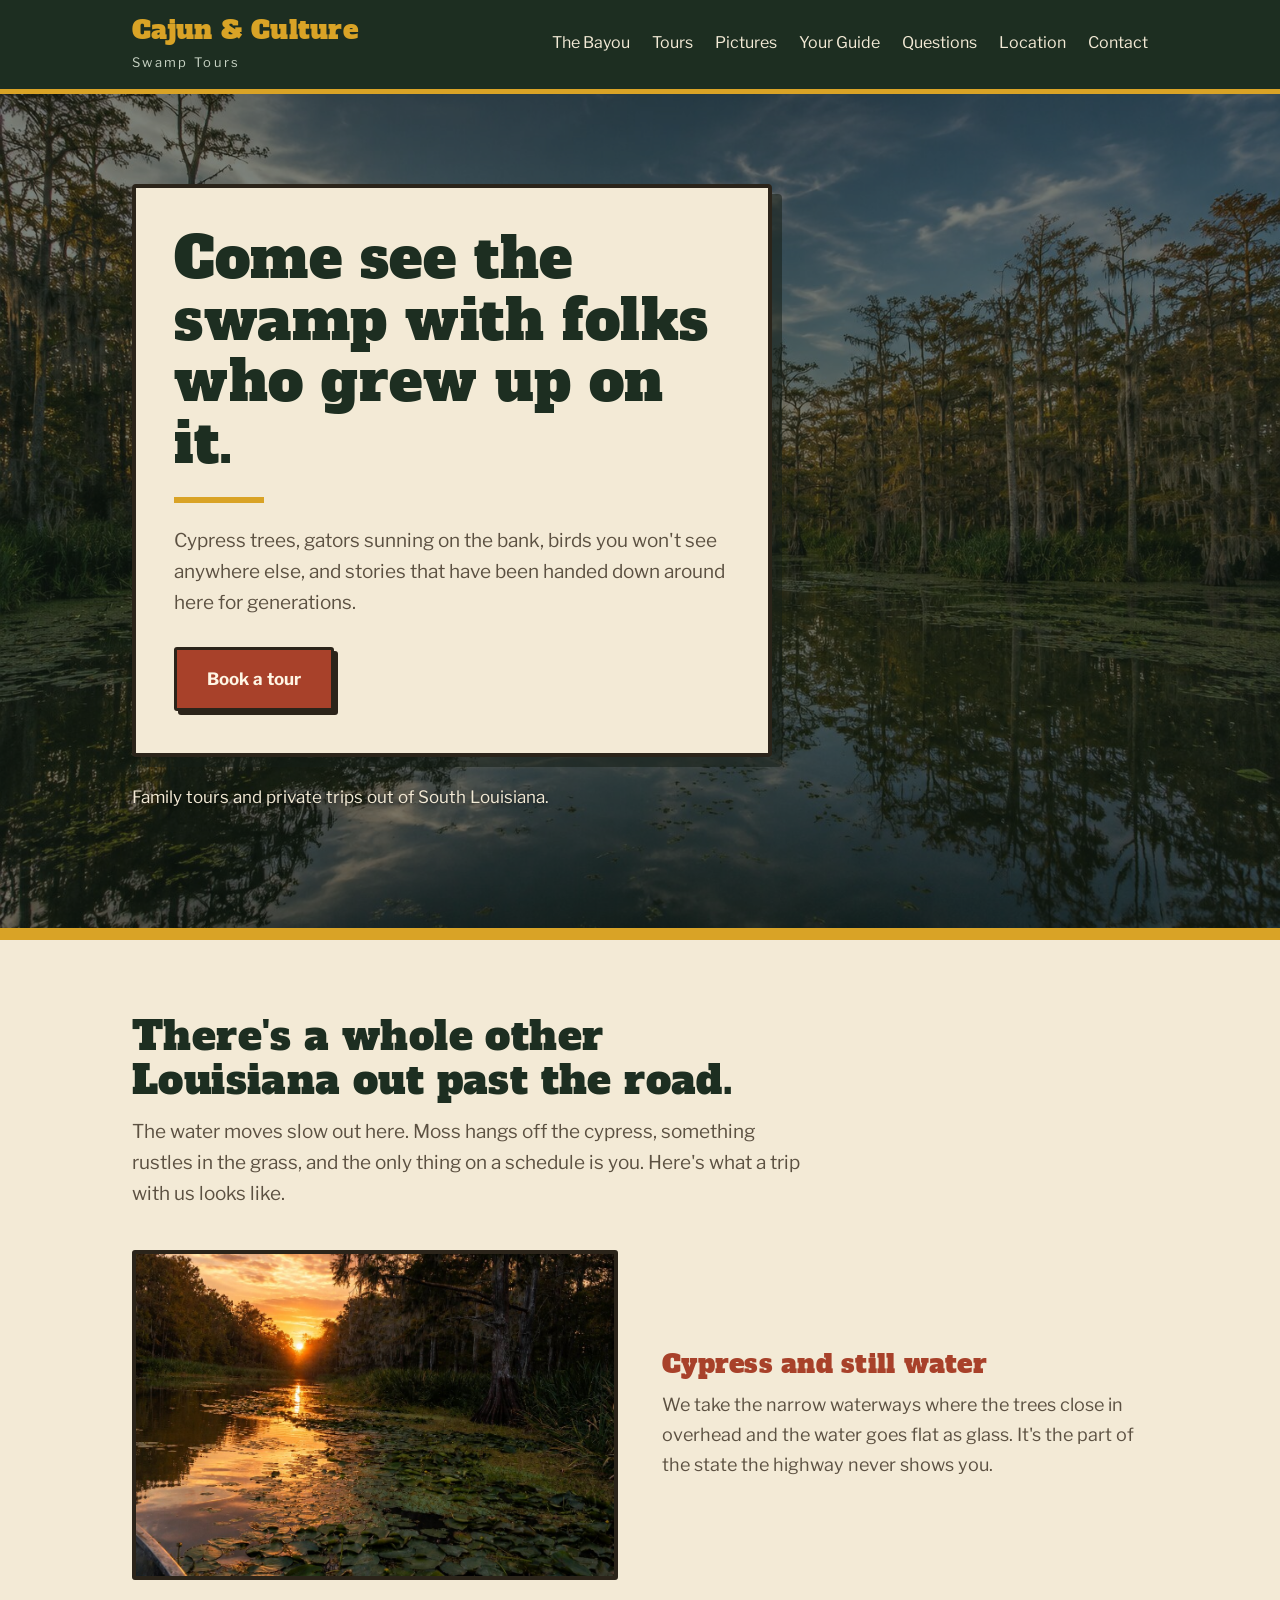
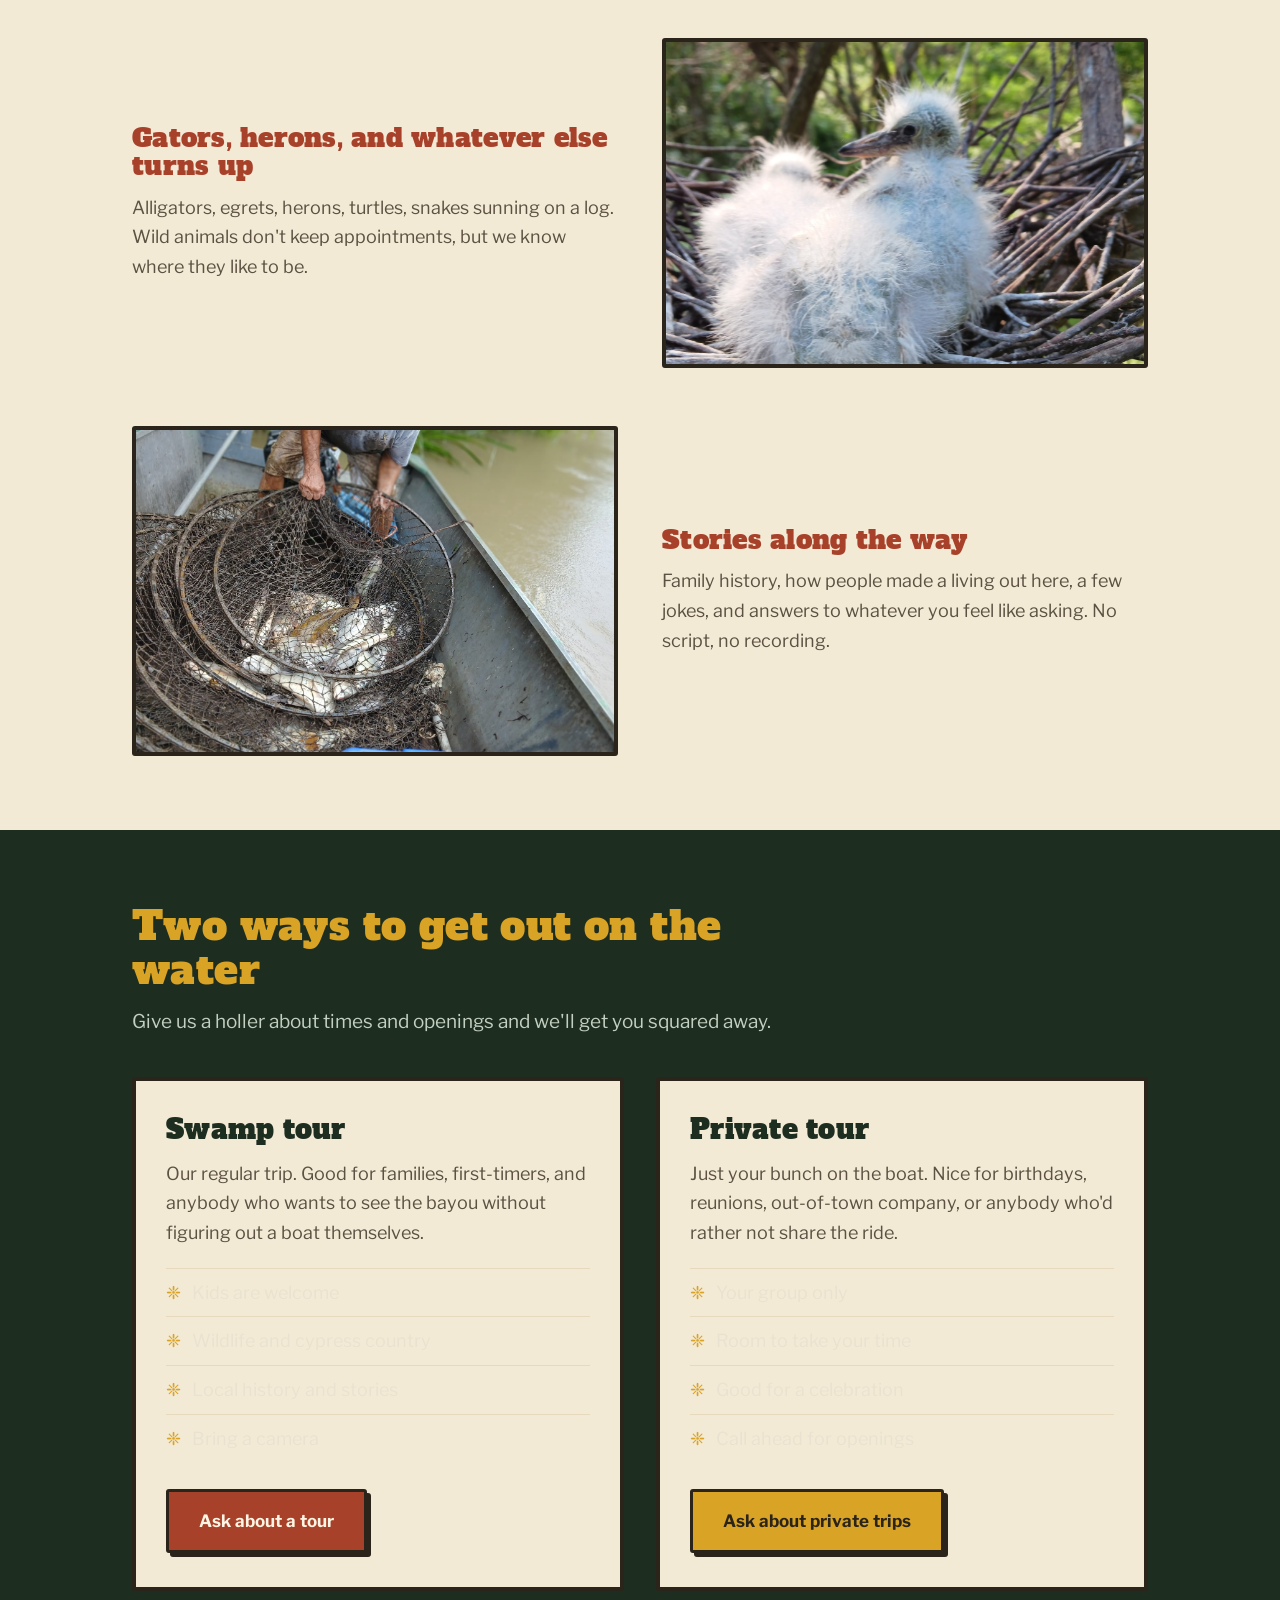
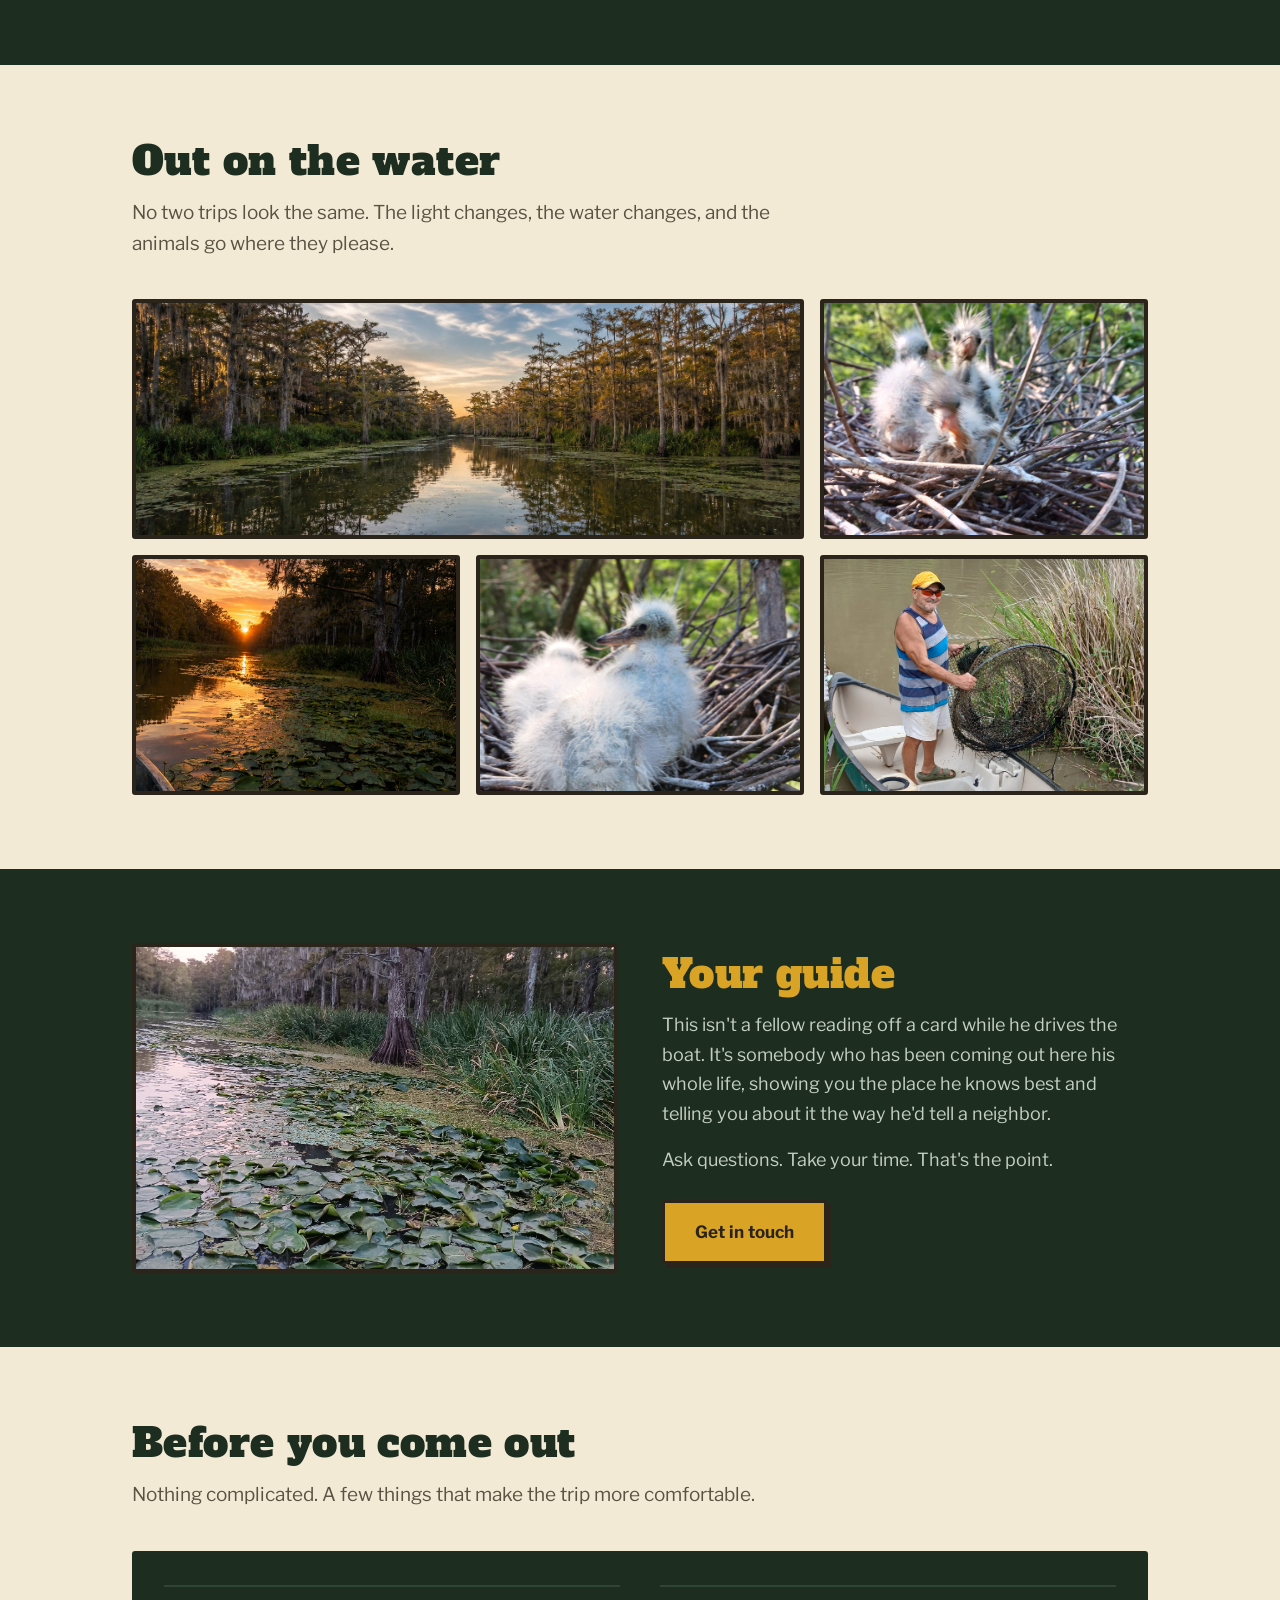
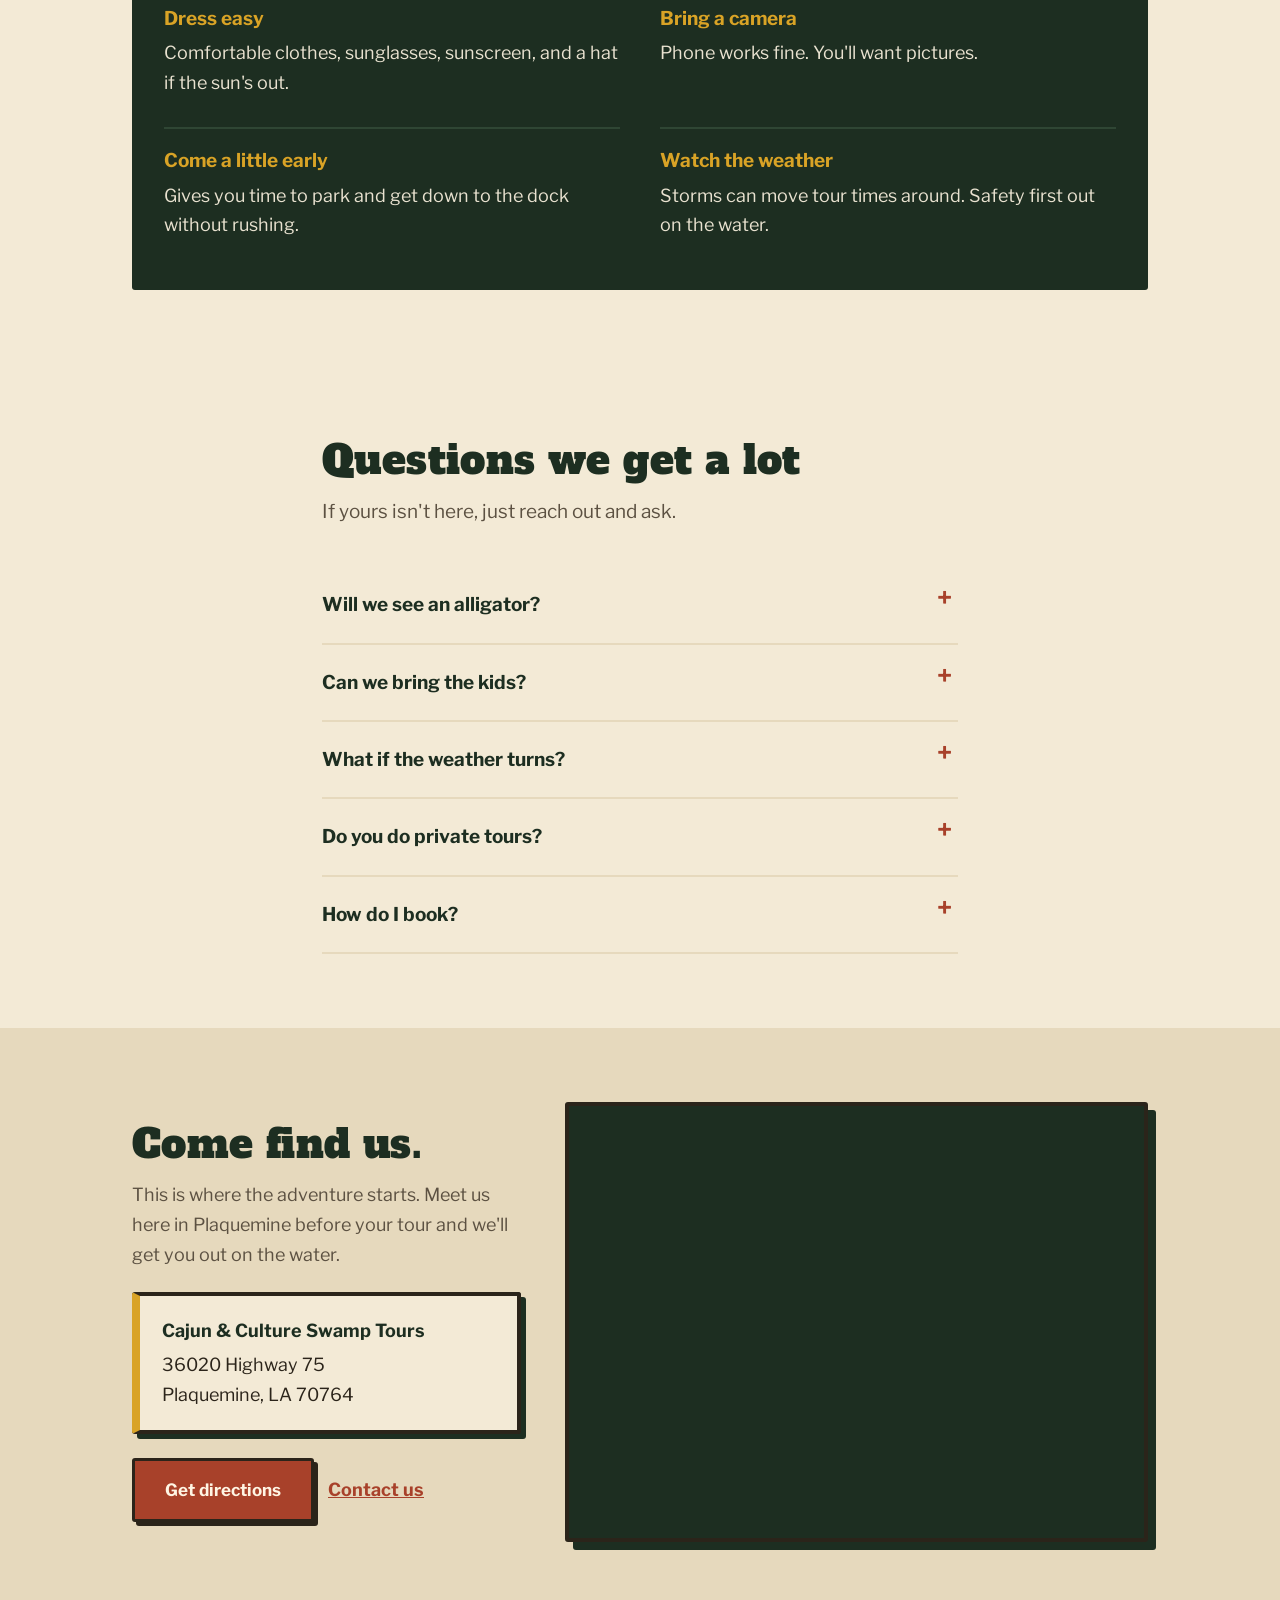
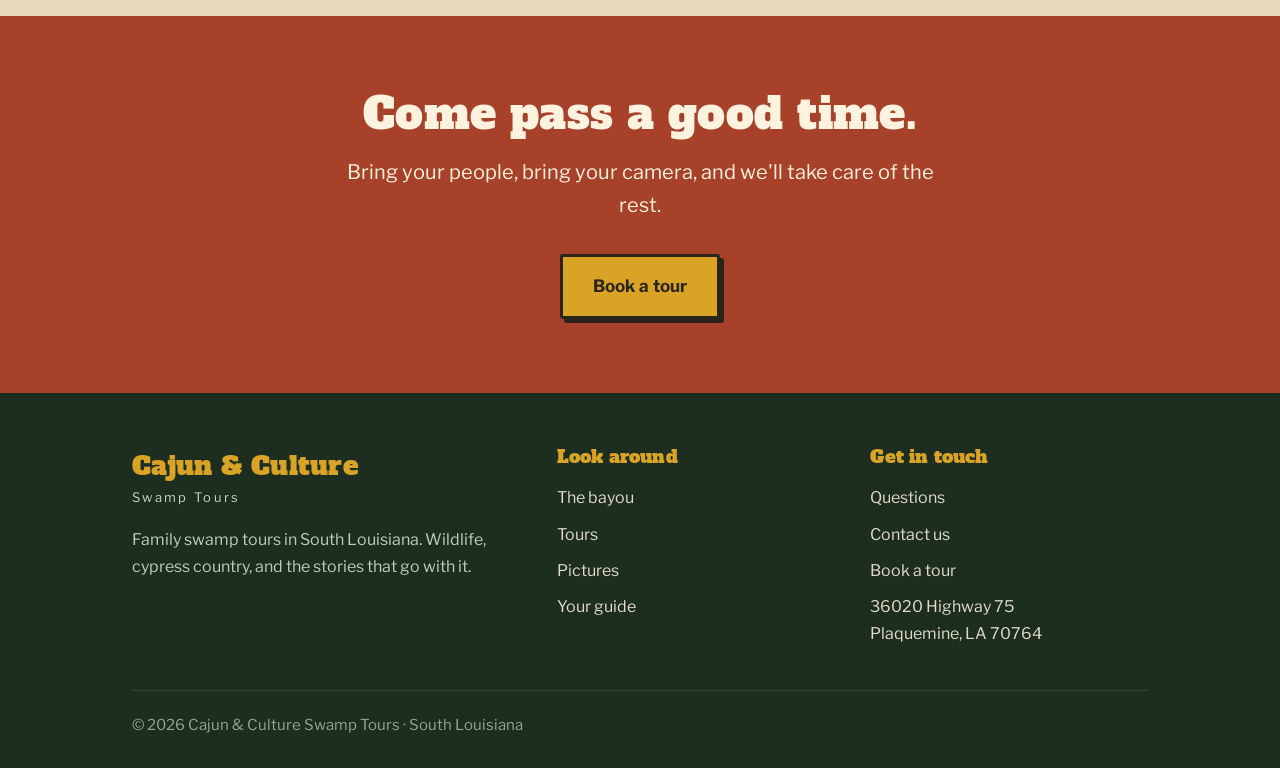
<file: index.html>
<!DOCTYPE html>
<html lang="en">

<head>

<meta charset="UTF-8">
<meta name="viewport" content="width=device-width, initial-scale=1.0">
<meta name="description" content="Cajun & Culture Swamp Tours. Family swamp tours in South Louisiana with local guides, bayou wildlife, and Cajun stories.">
<meta name="theme-color" content="#1d2e21">

<title>Cajun &amp; Culture Swamp Tours | South Louisiana</title>

<link rel="preconnect" href="https://fonts.googleapis.com">
<link rel="preconnect" href="https://fonts.gstatic.com" crossorigin>
<link href="https://fonts.googleapis.com/css2?family=Alfa+Slab+One&family=Libre+Franklin:ital,wght@0,400;0,600;0,700;1,400&display=swap" rel="stylesheet">

<link rel="stylesheet" href="style.css">

</head>


<body>


<!-- ===================== TOP BAR ===================== -->

<header class="topbar">

    <div class="wrap">

        <a class="logo" href="index.html">
            <span class="sign-name">Cajun &amp; Culture</span>
            <span class="sub">Swamp Tours</span>
        </a>

        <nav class="menu" aria-label="Main">
            <a href="#bayou">The Bayou</a>
            <a href="#tours">Tours</a>
            <a href="#gallery">Pictures</a>
            <a href="#guide">Your Guide</a>
            <a href="#questions">Questions</a>
            <a href="#location">Location</a>
            <a href="contact.html">Contact</a>
        </nav>

    </div>

</header>


<main>


<!-- ===================== HERO ===================== -->

<section class="hero" id="top">

    <div class="wrap">

        <div class="sign">

            <h1>Come see the swamp with folks who grew up on it.</h1>

            <div class="rule"></div>

            <p>
                Cypress trees, gators sunning on the bank, birds you
                won't see anywhere else, and stories that have been
                handed down around here for generations.
            </p>

            <a class="btn" href="contact.html">Book a tour</a>

        </div>

        <p class="hero-note">
            Family tours and private trips out of South Louisiana.
        </p>

    </div>

</section>

<div class="band"></div>


<!-- ===================== THE BAYOU ===================== -->

<section id="bayou">

    <div class="wrap">

        <div class="narrow">
            <h2 class="title">There's a whole other Louisiana out past the road.</h2>
            <p class="lead">
                The water moves slow out here. Moss hangs off the
                cypress, something rustles in the grass, and the
                only thing on a schedule is you. Here's what a
                trip with us looks like.
            </p>
        </div>

        <div class="row">

            <div class="photo">
                <img src="sunset-swamp.jpg" alt="Cypress trees and still water in the Louisiana swamp" loading="lazy">
            </div>

            <div>
                <h3>Cypress and still water</h3>
                <p>
                    We take the narrow waterways where the trees close
                    in overhead and the water goes flat as glass. It's
                    the part of the state the highway never shows you.
                </p>
            </div>

        </div>

        <div class="row flip">

            <div class="photo">
                <img src="alligator.jpg" alt="Alligator resting in the water" loading="lazy">
            </div>

            <div>
                <h3>Gators, herons, and whatever else turns up</h3>
                <p>
                    Alligators, egrets, herons, turtles, snakes sunning
                    on a log. Wild animals don't keep appointments, but
                    we know where they like to be.
                </p>
            </div>

        </div>

        <div class="row">

            <div class="photo">
                <img src="guests-on-boat.jpg" alt="Guests on the boat during a swamp tour" loading="lazy">
            </div>

            <div>
                <h3>Stories along the way</h3>
                <p>
                    Family history, how people made a living out here,
                    a few jokes, and answers to whatever you feel like
                    asking. No script, no recording.
                </p>
            </div>

        </div>

    </div>

</section>


<!-- ===================== TOURS ===================== -->

<section class="on-green" id="tours">

    <div class="wrap">

        <div class="narrow">
            <h2 class="title">Two ways to get out on the water</h2>
            <p class="lead">
                Give us a holler about times and openings and we'll
                get you squared away.
            </p>
        </div>

        <div class="tours">

            <article class="tour">

                <h3>Swamp tour</h3>

                <p>
                    Our regular trip. Good for families, first-timers,
                    and anybody who wants to see the bayou without
                    figuring out a boat themselves.
                </p>

                <ul>
                    <li>Kids are welcome</li>
                    <li>Wildlife and cypress country</li>
                    <li>Local history and stories</li>
                    <li>Bring a camera</li>
                </ul>

                <a class="btn" href="contact.html">Ask about a tour</a>

            </article>

            <article class="tour">

                <h3>Private tour</h3>

                <p>
                    Just your bunch on the boat. Nice for birthdays,
                    reunions, out-of-town company, or anybody who'd
                    rather not share the ride.
                </p>

                <ul>
                    <li>Your group only</li>
                    <li>Room to take your time</li>
                    <li>Good for a celebration</li>
                    <li>Call ahead for openings</li>
                </ul>

                <a class="btn btn-gold" href="contact.html">Ask about private trips</a>

            </article>

        </div>

    </div>

</section>


<!-- ===================== PICTURES ===================== -->

<section id="gallery">

    <div class="wrap">

        <div class="narrow">
            <h2 class="title">Out on the water</h2>
            <p class="lead">
                No two trips look the same. The light changes, the
                water changes, and the animals go where they please.
            </p>
        </div>

        <div class="gallery">

            <div><img src="bayou-wide.jpg" alt="Wide view of the Louisiana bayou" loading="lazy"></div>
            <div><img src="wildlife-bird.jpg" alt="Wading bird at the water's edge" loading="lazy"></div>
            <div><img src="sunset-swamp.jpg" alt="Sunset over the swamp" loading="lazy"></div>
            <div><img src="alligator.jpg" alt="Alligator in the swamp" loading="lazy"></div>
            <div><img src="dock.jpg" alt="The dock where tours start" loading="lazy"></div>

        </div>

    </div>

</section>


<!-- ===================== YOUR GUIDE ===================== -->

<section class="on-green" id="guide">

    <div class="wrap">

        <div class="row">

            <div class="photo">
                <img src="guide.jpg" alt="Your guide at Cajun and Culture Swamp Tours" loading="lazy">
            </div>

            <div>

                <h2 class="title">Your guide</h2>

                <p style="color:#c3cfc0;">
                    This isn't a fellow reading off a card while he
                    drives the boat. It's somebody who has been coming
                    out here his whole life, showing you the place he
                    knows best and telling you about it the way he'd
                    tell a neighbor.
                </p>

                <p style="color:#c3cfc0; margin-top:16px;">
                    Ask questions. Take your time. That's the point.
                </p>

                <p style="margin-top:26px;">
                    <a class="btn btn-gold" href="contact.html">Get in touch</a>
                </p>

            </div>

        </div>

    </div>

</section>


<!-- ===================== GOOD TO KNOW ===================== -->

<section>

    <div class="wrap">

        <div class="narrow">
            <h2 class="title">Before you come out</h2>
            <p class="lead">
                Nothing complicated. A few things that make the trip
                more comfortable.
            </p>
        </div>

        <div class="on-green" style="padding:34px 32px; border-radius:3px;">

            <ul class="know">

                <li>
                    <strong>Dress easy</strong>
                    Comfortable clothes, sunglasses, sunscreen, and a
                    hat if the sun's out.
                </li>

                <li>
                    <strong>Bring a camera</strong>
                    Phone works fine. You'll want pictures.
                </li>

                <li>
                    <strong>Come a little early</strong>
                    Gives you time to park and get down to the dock
                    without rushing.
                </li>

                <li>
                    <strong>Watch the weather</strong>
                    Storms can move tour times around. Safety first
                    out on the water.
                </li>

            </ul>

        </div>

    </div>

</section>


<!-- ===================== QUESTIONS ===================== -->

<section id="questions">

    <div class="wrap narrow">

        <h2 class="title">Questions we get a lot</h2>
        <p class="lead">
            If yours isn't here, just reach out and ask.
        </p>

        <details>
            <summary>Will we see an alligator?</summary>
            <p>
                Usually, but we can't promise it. They're wild animals
                and they do what they want. We run through the spots
                where they're most often out.
            </p>
        </details>

        <details>
            <summary>Can we bring the kids?</summary>
            <p>
                Absolutely. It's built to be a trip the whole family
                can enjoy together. If you've got real little ones,
                give us a call and we'll talk it through.
            </p>
        </details>

        <details>
            <summary>What if the weather turns?</summary>
            <p>
                Safety comes first, so weather can change tour times or
                push a trip. If yours is affected, we'll get in touch
                and work out what's next with you.
            </p>
        </details>

        <details>
            <summary>Do you do private tours?</summary>
            <p>
                We do, when the boat's open. Families, groups,
                birthdays, anniversaries. Contact us for openings.
            </p>
        </details>

        <details>
            <summary>How do I book?</summary>
            <p>
                Head over to the contact page and send us a note. We'll
                get back to you with times, details, and how to hold
                your spot.
            </p>
        </details>

    </div>

</section>



<!-- ===================== LOCATION ===================== -->

<section class="location-section" id="location">

    <div class="wrap">

        <div class="location-grid">

            <div class="location-copy">

                <h2 class="title">Come find us.</h2>

                <p>
                    This is where the adventure starts. Meet us here in
                    Plaquemine before your tour and we'll get you out on
                    the water.
                </p>

                <div class="location-address">
                    <strong>Cajun &amp; Culture Swamp Tours</strong>
                    36020 Highway 75<br>
                    Plaquemine, LA 70764
                </div>

                <div class="location-links">

                    <a
                        class="btn"
                        href="https://www.google.com/maps/dir/?api=1&destination=36020+Highway+75,+Plaquemine,+LA+70764"
                        target="_blank"
                        rel="noopener"
                    >
                        Get directions
                    </a>

                    <a class="plain-link" href="contact.html">
                        Contact us
                    </a>

                </div>

            </div>

            <div class="map-wrap">

                <iframe
                    src="https://www.google.com/maps?q=36020+Highway+75,+Plaquemine,+LA+70764&output=embed&maptype=satellite"
                    loading="lazy"
                    referrerpolicy="no-referrer-when-downgrade"
                    title="Satellite map of 36020 Highway 75, Plaquemine, Louisiana"
                    allowfullscreen
                ></iframe>

            </div>

        </div>

    </div>

</section>


<!-- ===================== CLOSING CALL ===================== -->

<section class="closing">

    <div class="wrap">

        <h2>Come pass a good time.</h2>

        <p>
            Bring your people, bring your camera, and we'll take care
            of the rest.
        </p>

        <a class="btn btn-gold" href="contact.html">Book a tour</a>

    </div>

</section>


</main>


<!-- ===================== FOOTER ===================== -->

<footer>

    <div class="wrap">

        <div class="foot-cols">

            <div>

                <a class="logo" href="index.html" style="margin-bottom:14px;">
                    <span class="sign-name">Cajun &amp; Culture</span>
                    <span class="sub">Swamp Tours</span>
                </a>

                <p style="margin:0; max-width:34ch;">
                    Family swamp tours in South Louisiana. Wildlife,
                    cypress country, and the stories that go with it.
                </p>

            </div>

            <div>
                <h3>Look around</h3>
                <a href="#bayou">The bayou</a>
                <a href="#tours">Tours</a>
                <a href="#gallery">Pictures</a>
                <a href="#guide">Your guide</a>
            </div>

            <div>
                <h3>Get in touch</h3>
                <a href="#questions">Questions</a>
                <a href="contact.html">Contact us</a>
                <a href="contact.html">Book a tour</a>
                <a href="#location">36020 Highway 75<br>Plaquemine, LA 70764</a>
            </div>

        </div>

        <div class="foot-bottom">
            &copy; <span id="year">2026</span> Cajun &amp; Culture Swamp Tours &middot; South Louisiana
        </div>

    </div>

</footer>


<script>
    document.getElementById("year").textContent = new Date().getFullYear();
</script>


</body>

</html>
</file>
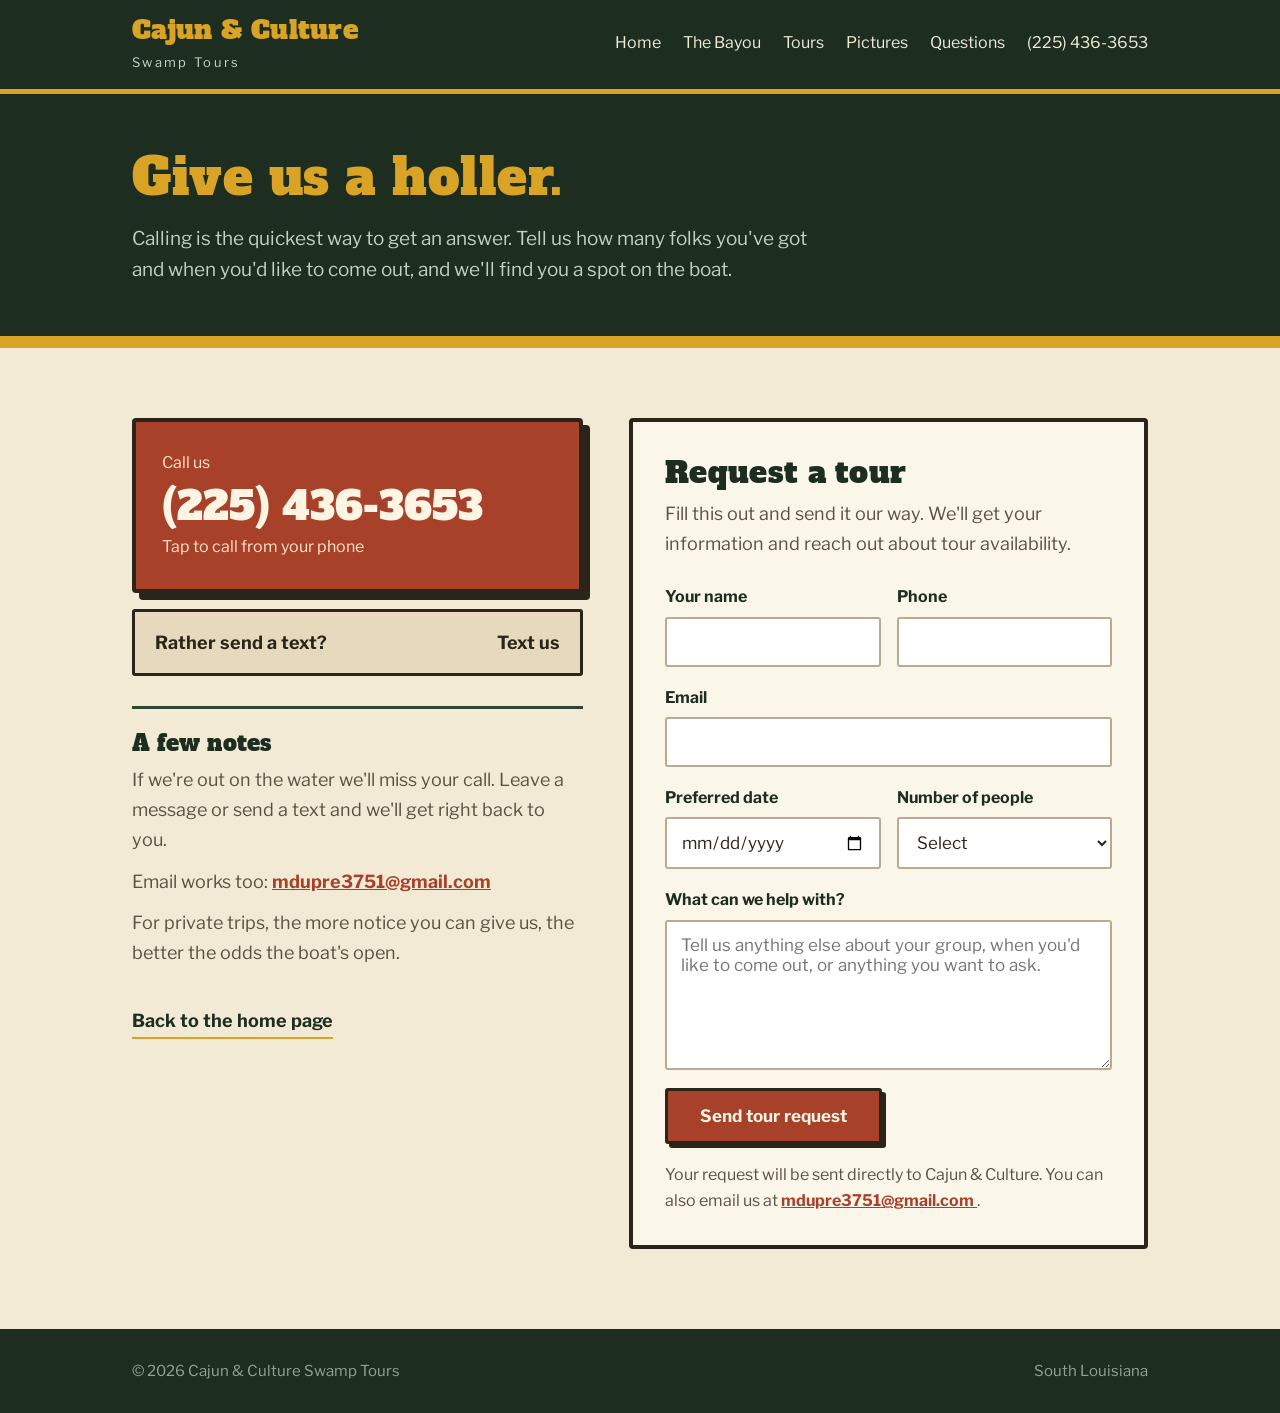
<file: contact.html>
<!DOCTYPE html>
<html lang="en">

<head>

<meta charset="UTF-8">
<meta name="viewport" content="width=device-width, initial-scale=1.0">

<meta
    name="description"
    content="Call or message Cajun & Culture Swamp Tours to plan a swamp tour in South Louisiana."
>

<meta name="theme-color" content="#1d2e21">

<title>Contact | Cajun &amp; Culture Swamp Tours</title>

<link rel="preconnect" href="https://fonts.googleapis.com">
<link rel="preconnect" href="https://fonts.gstatic.com" crossorigin>

<link
    href="https://fonts.googleapis.com/css2?family=Alfa+Slab+One&family=Libre+Franklin:ital,wght@0,400;0,600;0,700;1,400&display=swap"
    rel="stylesheet"
>

<style>

/* ============================================================
   CAJUN & CULTURE — CONTACT PAGE
   ============================================================ */

:root {
    --paper:      #f3ead6;
    --paper-dark: #e6d9bd;
    --cypress:    #1d2e21;
    --cypress-lt: #2f4634;
    --brick:      #a8412a;
    --gold:       #d9a326;
    --ink:        #2b241a;
    --ink-soft:   #5c5142;
}

* {
    box-sizing: border-box;
}

@media (prefers-reduced-motion: reduce) {
    * {
        transition: none !important;
    }
}

body {
    margin: 0;
    background: var(--paper);
    color: var(--ink);

    font-family:
        "Libre Franklin",
        Helvetica,
        Arial,
        sans-serif;

    font-size: 18px;
    line-height: 1.65;
}

h1,
h2,
h3,
.sign-name {
    font-family:
        "Alfa Slab One",
        Georgia,
        serif;

    font-weight: 400;
    line-height: 1.1;
    letter-spacing: 0.01em;
    margin: 0;
}

.wrap {
    width: 100%;
    max-width: 1060px;

    margin: 0 auto;

    padding:
        0 22px;
}

:focus-visible {
    outline:
        3px solid
        var(--gold);

    outline-offset:
        3px;
}


/* ------------------------------------------------------------
   TOP BAR
------------------------------------------------------------ */

.topbar {
    background:
        var(--cypress);

    color:
        var(--paper);

    border-bottom:
        5px solid
        var(--gold);
}

.topbar .wrap {
    display: flex;

    align-items: center;
    justify-content: space-between;

    gap: 18px;

    flex-wrap: wrap;

    padding-top: 16px;
    padding-bottom: 16px;
}

.logo {
    display: block;

    color:
        var(--paper);

    text-decoration: none;
}

.logo .sign-name {
    font-size: 26px;

    color:
        var(--gold);
}

.logo .sub {
    display: block;

    font-size: 13px;

    letter-spacing:
        0.18em;

    color:
        #c8d3c4;

    margin-top: 4px;
}

.menu {
    display: flex;

    align-items: center;

    gap: 22px;

    flex-wrap: wrap;
}

.menu a {
    color:
        var(--paper);

    text-decoration: none;

    font-size: 16px;

    padding:
        4px 0;

    border-bottom:
        2px solid
        transparent;
}

.menu a:hover,
.menu a:focus-visible {
    border-bottom-color:
        var(--gold);
}


/* ------------------------------------------------------------
   PAGE HEADING
------------------------------------------------------------ */

.page-head {
    background:
        var(--cypress);

    color:
        #e9e2d0;

    padding:
        56px 0 50px;
}

.page-head h1 {
    font-size:
        clamp(
            32px,
            5.4vw,
            50px
        );

    color:
        var(--gold);

    max-width:
        22ch;
}

.page-head p {
    margin:
        18px 0 0;

    font-size:
        19px;

    color:
        #c3cfc0;

    max-width:
        52ch;
}

.band {
    background:
        var(--gold);

    height:
        12px;
}


/* ------------------------------------------------------------
   MAIN LAYOUT
------------------------------------------------------------ */

.contact-grid {
    display: grid;

    grid-template-columns:
        1fr 1.15fr;

    gap: 46px;

    align-items: start;

    padding:
        70px 0 80px;
}


/* ------------------------------------------------------------
   PHONE
------------------------------------------------------------ */

.call-block {
    display: block;

    background:
        var(--brick);

    color:
        #fff3df;

    text-decoration: none;

    border:
        4px solid
        var(--ink);

    border-radius:
        4px;

    box-shadow:
        7px 7px 0
        var(--ink);

    padding:
        28px 26px;
}

.call-block span {
    display: block;

    font-size:
        16px;

    color:
        #ffe6c9;
}

.call-block .number {
    font-family:
        "Alfa Slab One",
        Georgia,
        serif;

    font-size:
        clamp(
            30px,
            5vw,
            40px
        );

    line-height:
        1.1;

    margin:
        8px 0 6px;

    color:
        #fff5e4;
}

.call-block:hover,
.call-block:focus-visible {
    background:
        #8f3523;

    box-shadow:
        3px 3px 0
        var(--ink);

    transform:
        translate(
            4px,
            4px
        );
}


/* ------------------------------------------------------------
   TEXT BUTTON
------------------------------------------------------------ */

.text-block {
    display: flex;

    justify-content:
        space-between;

    align-items:
        center;

    gap:
        14px;

    margin-top:
        16px;

    background:
        var(--paper-dark);

    color:
        var(--ink);

    text-decoration:
        none;

    font-weight:
        700;

    border:
        3px solid
        var(--ink);

    border-radius:
        3px;

    padding:
        16px 20px;
}

.text-block:hover,
.text-block:focus-visible {
    background:
        var(--gold);
}


/* ------------------------------------------------------------
   NOTES
------------------------------------------------------------ */

.hours {
    margin-top:
        30px;

    border-top:
        3px solid
        var(--cypress-lt);

    padding-top:
        22px;
}

.hours h2 {
    font-size:
        22px;

    color:
        var(--cypress);

    margin-bottom:
        10px;
}

.hours p {
    margin:
        0 0 12px;

    color:
        var(--ink-soft);
}

.hours a {
    color:
        var(--brick);

    font-weight:
        700;
}

.back {
    display:
        inline-block;

    margin-top:
        26px;

    color:
        var(--cypress);

    font-weight:
        700;

    text-decoration:
        none;

    border-bottom:
        2px solid
        var(--gold);

    padding-bottom:
        2px;
}

.back:hover,
.back:focus-visible {
    color:
        var(--brick);
}


/* ------------------------------------------------------------
   MESSAGE FORM
------------------------------------------------------------ */

.form-card {
    background:
        #fbf6ea;

    border:
        4px solid
        var(--ink);

    border-radius:
        4px;

    padding:
        34px 32px 30px;
}

.form-card h2 {
    font-size:
        30px;

    color:
        var(--cypress);

    margin-bottom:
        10px;
}

.form-card > p {
    margin:
        0 0 26px;

    color:
        var(--ink-soft);

    max-width:
        46ch;
}

form {
    display:
        grid;

    gap:
        18px;
}

.two-up {
    display:
        grid;

    grid-template-columns:
        1fr 1fr;

    gap:
        16px;
}

label {
    display:
        grid;

    gap:
        6px;
}

label > span {
    font-weight:
        700;

    font-size:
        16px;

    color:
        var(--cypress);
}

input,
select,
textarea {
    width:
        100%;

    font-family:
        inherit;

    font-size:
        17px;

    color:
        var(--ink);

    background:
        #fff;

    padding:
        13px 14px;

    border:
        2px solid
        #b8ab92;

    border-radius:
        3px;
}

textarea {
    min-height:
        150px;

    resize:
        vertical;
}

input:focus,
select:focus,
textarea:focus {
    outline:
        none;

    border-color:
        var(--cypress);

    box-shadow:
        0 0 0 3px
        rgba(
            217,
            163,
            38,
            0.45
        );
}

.send {
    justify-self:
        start;

    font-family:
        inherit;

    font-weight:
        700;

    font-size:
        17px;

    color:
        #fff5e4;

    background:
        var(--brick);

    padding:
        15px 32px;

    border:
        3px solid
        var(--ink);

    border-radius:
        3px;

    box-shadow:
        4px 4px 0
        var(--ink);

    cursor:
        pointer;
}

.send:hover,
.send:focus-visible {
    background:
        #8f3523;

    box-shadow:
        2px 2px 0
        var(--ink);

    transform:
        translate(
            2px,
            2px
        );
}

.form-note {
    margin:
        0;

    font-size:
        16px;

    color:
        var(--ink-soft);
}

.form-note a {
    color:
        var(--brick);

    font-weight:
        700;
}


/* ------------------------------------------------------------
   FOOTER
------------------------------------------------------------ */

footer {
    background:
        var(--cypress);

    color:
        #94a293;

    padding:
        30px 0;

    font-size:
        15px;
}

footer .wrap {
    display:
        flex;

    justify-content:
        space-between;

    gap:
        16px;

    flex-wrap:
        wrap;
}


/* ------------------------------------------------------------
   MOBILE
------------------------------------------------------------ */

@media (max-width: 860px) {

    body {
        font-size:
            17px;
    }

    .topbar .wrap {
        justify-content:
            flex-start;
    }

    .menu {
        gap:
            16px;
    }

    .page-head {
        padding:
            40px 0 36px;
    }

    .contact-grid {
        grid-template-columns:
            1fr;

        gap:
            36px;

        padding:
            46px 0 56px;
    }

    .two-up {
        grid-template-columns:
            1fr;
    }

    .form-card {
        padding:
            26px 20px 24px;
    }

    .form-card h2 {
        font-size:
            26px;
    }

}

</style>

</head>


<body>


<!-- ===================== TOP BAR ===================== -->

<header class="topbar">

    <div class="wrap">

        <a
            class="logo"
            href="index.html"
        >

            <span class="sign-name">
                Cajun &amp; Culture
            </span>

            <span class="sub">
                Swamp Tours
            </span>

        </a>


        <nav
            class="menu"
            aria-label="Main"
        >

            <a href="index.html">
                Home
            </a>

            <a href="index.html#bayou">
                The Bayou
            </a>

            <a href="index.html#tours">
                Tours
            </a>

            <a href="index.html#gallery">
                Pictures
            </a>

            <a href="index.html#questions">
                Questions
            </a>

            <a href="tel:+12254363653">
                (225) 436-3653
            </a>

        </nav>

    </div>

</header>



<!-- ===================== PAGE HEADING ===================== -->

<div class="page-head">

    <div class="wrap">

        <h1>
            Give us a holler.
        </h1>

        <p>
            Calling is the quickest way to get an answer.
            Tell us how many folks you've got and when you'd
            like to come out, and we'll find you a spot on the boat.
        </p>

    </div>

</div>

<div class="band"></div>



<!-- ===================== CONTACT ===================== -->

<main class="wrap">

    <div class="contact-grid">


        <!-- PHONE / TEXT / EMAIL -->

        <section>


            <a
                class="call-block"
                href="tel:+12254363653"
            >

                <span>
                    Call us
                </span>

                <span class="number">
                    (225) 436-3653
                </span>

                <span>
                    Tap to call from your phone
                </span>

            </a>



            <a
                class="text-block"
                href="sms:+12254363653"
            >

                <span>
                    Rather send a text?
                </span>

                <span>
                    Text us
                </span>

            </a>



            <div class="hours">

                <h2>
                    A few notes
                </h2>

                <p>
                    If we're out on the water we'll miss your call.
                    Leave a message or send a text and we'll get
                    right back to you.
                </p>

                <p>
                    Email works too:
                    <a href="mailto:mdupre3751@gmail.com">
                        mdupre3751@gmail.com
                    </a>
                </p>

                <p>
                    For private trips, the more notice you can give us,
                    the better the odds the boat's open.
                </p>

            </div>



            <a
                class="back"
                href="index.html"
            >
                Back to the home page
            </a>


        </section>



        <!-- ===================== BASIN FORM ===================== -->

        <section class="form-card">

            <h2>
                Request a tour
            </h2>

            <p>
                Fill this out and send it our way.
                We'll get your information and reach out about
                tour availability.
            </p>


            <form
                action="https://usebasin.com/f/6ea07214213e"
                method="POST"
            >


                <!-- NAME + PHONE -->

                <div class="two-up">

                    <label>

                        <span>
                            Your name
                        </span>

                        <input
                            type="text"
                            name="name"
                            autocomplete="name"
                            required
                        >

                    </label>


                    <label>

                        <span>
                            Phone
                        </span>

                        <input
                            type="tel"
                            name="phone"
                            autocomplete="tel"
                            required
                        >

                    </label>

                </div>



                <!-- EMAIL -->

                <label>

                    <span>
                        Email
                    </span>

                    <input
                        type="email"
                        name="email"
                        autocomplete="email"
                        required
                    >

                </label>



                <!-- DATE + GROUP SIZE -->

                <div class="two-up">

                    <label>

                        <span>
                            Preferred date
                        </span>

                        <input
                            type="date"
                            name="preferred_date"
                        >

                    </label>


                    <label>

                        <span>
                            Number of people
                        </span>

                        <select name="group_size">

                            <option value="">
                                Select
                            </option>

                            <option value="1">
                                1 person
                            </option>

                            <option value="2">
                                2 people
                            </option>

                            <option value="3">
                                3 people
                            </option>

                            <option value="4">
                                4 people
                            </option>

                            <option value="5">
                                5 people
                            </option>

                            <option value="6">
                                6 people
                            </option>

                            <option value="7">
                                7 people
                            </option>

                            <option value="8">
                                8 people
                            </option>

                            <option value="9+">
                                9+ people
                            </option>

                        </select>

                    </label>

                </div>



                <!-- MESSAGE -->

                <label>

                    <span>
                        What can we help with?
                    </span>

                    <textarea
                        name="message"
                        placeholder="Tell us anything else about your group, when you'd like to come out, or anything you want to ask."
                    ></textarea>

                </label>



                <!-- SUBJECT FOR BASIN -->

                <input
                    type="hidden"
                    name="_subject"
                    value="New Cajun & Culture Swamp Tour Request"
                >



                <!-- SUBMIT -->

                <button
                    class="send"
                    type="submit"
                >
                    Send tour request
                </button>



                <p class="form-note">

                    Your request will be sent directly to
                    Cajun &amp; Culture.

                    You can also email us at

                    <a href="mailto:mdupre3751@gmail.com">
                        mdupre3751@gmail.com
                    </a>.

                </p>


            </form>

        </section>


    </div>

</main>



<!-- ===================== FOOTER ===================== -->

<footer>

    <div class="wrap">

        <span>
            &copy;
            <span id="year">
                2026
            </span>
            Cajun &amp; Culture Swamp Tours
        </span>

        <span>
            South Louisiana
        </span>

    </div>

</footer>



<!-- ===================== JAVASCRIPT ===================== -->

<script>

    document.getElementById("year").textContent =
        new Date().getFullYear();

</script>


</body>

</html>
</file>
<file: style.css>
/* ============================================================
   CAJUN & CULTURE SWAMP TOURS
   All the styling lives right here in this file.
   Colors are set once below, so you can change the whole
   look of the site by editing these few lines.
   ============================================================ */

:root {
    --paper:      #f3ead6;   /* aged paper background        */
    --paper-dark: #e6d9bd;   /* slightly darker paper        */
    --cypress:    #1d2e21;   /* deep swamp green             */
    --cypress-lt: #2f4634;   /* lighter green                */
    --brick:      #a8412a;   /* sign-painter red             */
    --gold:       #d9a326;   /* mustard gold                 */
    --ink:        #2b241a;   /* body text                    */
    --ink-soft:   #5c5142;   /* quieter text                 */
}

* { box-sizing: border-box; }

html { scroll-behavior: smooth; }

@media (prefers-reduced-motion: reduce) {
    html { scroll-behavior: auto; }
    * { transition: none !important; }
}

body {
    margin: 0;
    background: var(--paper);
    color: var(--ink);
    font-family: "Libre Franklin", Helvetica, Arial, sans-serif;
    font-size: 18px;
    line-height: 1.65;
}

img { display: block; width: 100%; height: 100%; object-fit: cover; }

a { color: var(--brick); }

h1, h2, h3, .sign-name {
    font-family: "Alfa Slab One", Georgia, serif;
    font-weight: 400;
    line-height: 1.1;
    letter-spacing: 0.01em;
    margin: 0;
}

/* Page width */
.wrap {
    width: 100%;
    max-width: 1060px;
    margin: 0 auto;
    padding: 0 22px;
}

.narrow { max-width: 680px; }   /* keeps paragraphs easy to read */


/* ------------------------------------------------------------
   TOP BAR
   ------------------------------------------------------------ */

.topbar {
    background: var(--cypress);
    color: var(--paper);
    border-bottom: 5px solid var(--gold);
}

.topbar .wrap {
    display: flex;
    align-items: center;
    justify-content: space-between;
    gap: 18px;
    flex-wrap: wrap;
    padding-top: 16px;
    padding-bottom: 16px;
}

.logo {
    display: block;
    color: var(--paper);
    text-decoration: none;
}

.logo .sign-name {
    font-size: 26px;
    color: var(--gold);
}

.logo .sub {
    display: block;
    font-size: 13px;
    letter-spacing: 0.18em;
    color: #c8d3c4;
    margin-top: 4px;
}

.menu {
    display: flex;
    align-items: center;
    gap: 22px;
    flex-wrap: wrap;
}

.menu a {
    color: var(--paper);
    text-decoration: none;
    font-size: 16px;
    padding: 4px 0;
    border-bottom: 2px solid transparent;
}

.menu a:hover,
.menu a:focus-visible { border-bottom-color: var(--gold); }


/* ------------------------------------------------------------
   BUTTONS
   ------------------------------------------------------------ */

.btn {
    display: inline-block;
    background: var(--brick);
    color: #fff5e4;
    font-weight: 700;
    font-size: 17px;
    text-decoration: none;
    padding: 15px 30px;
    border: 3px solid var(--ink);
    border-radius: 3px;
    box-shadow: 4px 4px 0 var(--ink);
}

.btn:hover,
.btn:focus-visible {
    background: #8f3523;
    box-shadow: 2px 2px 0 var(--ink);
    transform: translate(2px, 2px);
}

.btn-gold {
    background: var(--gold);
    color: var(--ink);
}

.btn-gold:hover,
.btn-gold:focus-visible { background: #c4911c; }

:focus-visible { outline: 3px solid var(--gold); outline-offset: 3px; }


/* ------------------------------------------------------------
   HERO — photo with a painted sign sitting on it
   ------------------------------------------------------------ */

.hero {
    position: relative;
    background: var(--cypress) url("bayou-wide.jpg") center / cover no-repeat;
    padding: 90px 0 100px;
}

.hero::before {
    content: "";
    position: absolute;
    inset: 0;
    background: rgba(18, 30, 21, 0.55);
}

.hero .wrap { position: relative; }

.sign {
    max-width: 640px;
    background: var(--paper);
    border: 4px solid var(--ink);
    border-radius: 4px;
    box-shadow: 10px 10px 0 rgba(20, 30, 22, 0.55);
    padding: 40px 38px 42px;
}

.sign h1 {
    font-size: clamp(34px, 6vw, 56px);
    color: var(--cypress);
}

.sign .rule {
    width: 90px;
    height: 6px;
    background: var(--gold);
    margin: 22px 0;
}

.sign p {
    margin: 0 0 28px;
    font-size: 19px;
    color: var(--ink-soft);
}

.hero-note {
    margin-top: 26px;
    color: var(--paper);
    font-size: 17px;
    text-shadow: 0 1px 4px rgba(0, 0, 0, 0.6);
}


/* ------------------------------------------------------------
   SECTIONS
   ------------------------------------------------------------ */

section { padding: 74px 0; }

.title {
    font-size: clamp(28px, 4.4vw, 40px);
    color: var(--cypress);
    margin-bottom: 14px;
}

.lead {
    font-size: 19px;
    color: var(--ink-soft);
    margin: 0 0 40px;
}

.on-green {
    background: var(--cypress);
    color: #e9e2d0;
}

.on-green .title { color: var(--gold); }
.on-green .lead  { color: #c3cfc0; }

.band {
    background: var(--gold);
    height: 12px;
}


/* Two-up photo and text rows */

.row {
    display: grid;
    grid-template-columns: 1fr 1fr;
    gap: 44px;
    align-items: center;
    margin-bottom: 58px;
}

.row:last-child { margin-bottom: 0; }

.row.flip .photo { order: 2; }

.photo {
    height: 330px;
    border: 4px solid var(--ink);
    border-radius: 3px;
    overflow: hidden;
    background: var(--cypress-lt);
}

.row h3 {
    font-size: 26px;
    color: var(--brick);
    margin-bottom: 12px;
}

.row p { margin: 0; color: var(--ink-soft); }


/* ------------------------------------------------------------
   TOURS
   ------------------------------------------------------------ */

.tours {
    display: grid;
    grid-template-columns: 1fr 1fr;
    gap: 32px;
}

.tour {
    background: var(--paper);
    border: 4px solid var(--ink);
    border-radius: 3px;
    padding: 34px 30px;
}

.tour h3 {
    font-size: 27px;
    color: var(--cypress);
    margin-bottom: 14px;
}

.tour p { margin: 0 0 20px; color: var(--ink-soft); }

.tour ul {
    list-style: none;
    margin: 0 0 26px;
    padding: 0;
}

.tour li {
    padding: 9px 0 9px 26px;
    border-top: 1px solid var(--paper-dark);
    position: relative;
}

.tour li::before {
    content: "\2748";           /* little fleur-ish mark */
    position: absolute;
    left: 0;
    color: var(--gold);
}


/* ------------------------------------------------------------
   GALLERY
   ------------------------------------------------------------ */

.gallery {
    display: grid;
    grid-template-columns: repeat(3, 1fr);
    gap: 16px;
}

.gallery div {
    height: 240px;
    border: 4px solid var(--ink);
    border-radius: 3px;
    overflow: hidden;
    background: var(--cypress-lt);
}

.gallery div:first-child { grid-column: span 2; }


/* ------------------------------------------------------------
   GOOD TO KNOW
   ------------------------------------------------------------ */

.know {
    display: grid;
    grid-template-columns: repeat(2, 1fr);
    gap: 14px 40px;
    margin: 0;
    padding: 0;
    list-style: none;
}

.know li {
    border-top: 2px solid var(--cypress-lt);
    padding: 16px 0;
}

.know strong {
    display: block;
    font-size: 19px;
    color: var(--gold);
    margin-bottom: 4px;
}


/* ------------------------------------------------------------
   QUESTIONS (native open/close, no scripts needed)
   ------------------------------------------------------------ */

details {
    border-bottom: 2px solid var(--paper-dark);
    padding: 6px 0;
}

summary {
    cursor: pointer;
    list-style: none;
    padding: 16px 40px 16px 0;
    font-weight: 700;
    font-size: 19px;
    color: var(--cypress);
    position: relative;
}

summary::-webkit-details-marker { display: none; }

summary::after {
    content: "+";
    position: absolute;
    right: 6px;
    top: 12px;
    font-size: 26px;
    color: var(--brick);
    line-height: 1;
}

details[open] summary::after { content: "\2013"; }

details p {
    margin: 0 0 18px;
    color: var(--ink-soft);
    max-width: 62ch;
}


/* ------------------------------------------------------------
   CLOSING CALL AND FOOTER
   ------------------------------------------------------------ */

.closing {
    background: var(--brick);
    color: #fff3df;
    text-align: center;
}

.closing h2 {
    font-size: clamp(30px, 5vw, 44px);
    margin-bottom: 18px;
}

.closing p {
    font-size: 20px;
    max-width: 30em;
    margin: 0 auto 32px;
}

footer {
    background: var(--cypress);
    color: #bfcbbd;
    padding: 54px 0 30px;
    font-size: 16px;
}

.foot-cols {
    display: grid;
    grid-template-columns: 1.4fr 1fr 1fr;
    gap: 36px;
    margin-bottom: 38px;
}

footer h3 {
    font-size: 18px;
    color: var(--gold);
    margin-bottom: 14px;
}

footer a {
    display: block;
    color: #e2dbca;
    text-decoration: none;
    padding: 5px 0;
}

footer a:hover,
footer a:focus-visible { color: #fff; text-decoration: underline; }

.foot-bottom {
    border-top: 1px solid var(--cypress-lt);
    padding-top: 22px;
    font-size: 15px;
    color: #94a293;
}


/* ------------------------------------------------------------
   PHONES AND TABLETS
   ------------------------------------------------------------ */

@media (max-width: 860px) {

    body { font-size: 17px; }

    .topbar .wrap { justify-content: flex-start; }

    .menu { gap: 16px; }

    .hero { padding: 56px 0 64px; }

    .sign { padding: 30px 24px 32px; }

    section { padding: 54px 0; }

    .row,
    .tours,
    .know {
        grid-template-columns: 1fr;
        gap: 26px;
    }

    .row { margin-bottom: 42px; }

    .row.flip .photo { order: 0; }

    .photo { height: 250px; }

    .gallery { grid-template-columns: 1fr 1fr; }

    .gallery div { height: 175px; }

    .gallery div:first-child { grid-column: span 2; }

    .foot-cols { grid-template-columns: 1fr; gap: 26px; }
}

/* ------------------------------------------------------------
   LOCATION / MAP
   ------------------------------------------------------------ */

.location-section {
    background: var(--paper-dark);
}

.location-grid {
    display: grid;
    grid-template-columns: 0.8fr 1.2fr;
    gap: 44px;
    align-items: center;
}

.location-copy p {
    color: var(--ink-soft);
    margin: 0 0 22px;
}

.location-address {
    background: var(--paper);
    border: 4px solid var(--ink);
    border-left: 8px solid var(--gold);
    border-radius: 3px;
    padding: 20px 22px;
    margin: 0 0 24px;
    box-shadow: 5px 5px 0 var(--cypress);
}

.location-address strong {
    display: block;
    color: var(--cypress);
    margin-bottom: 5px;
}

.map-wrap {
    height: 440px;
    overflow: hidden;
    background: var(--cypress);
    border: 4px solid var(--ink);
    border-radius: 3px;
    box-shadow: 8px 8px 0 var(--cypress);
}

.map-wrap iframe {
    display: block;
    width: 100%;
    height: 100%;
    border: 0;
}

.location-links {
    display: flex;
    flex-wrap: wrap;
    gap: 14px;
    align-items: center;
}

.location-links .plain-link {
    font-weight: 700;
}

@media (max-width: 860px) {
    .location-grid {
        grid-template-columns: 1fr;
        gap: 30px;
    }

    .map-wrap {
        height: 360px;
        box-shadow: 5px 5px 0 var(--cypress);
    }
}
</file>
